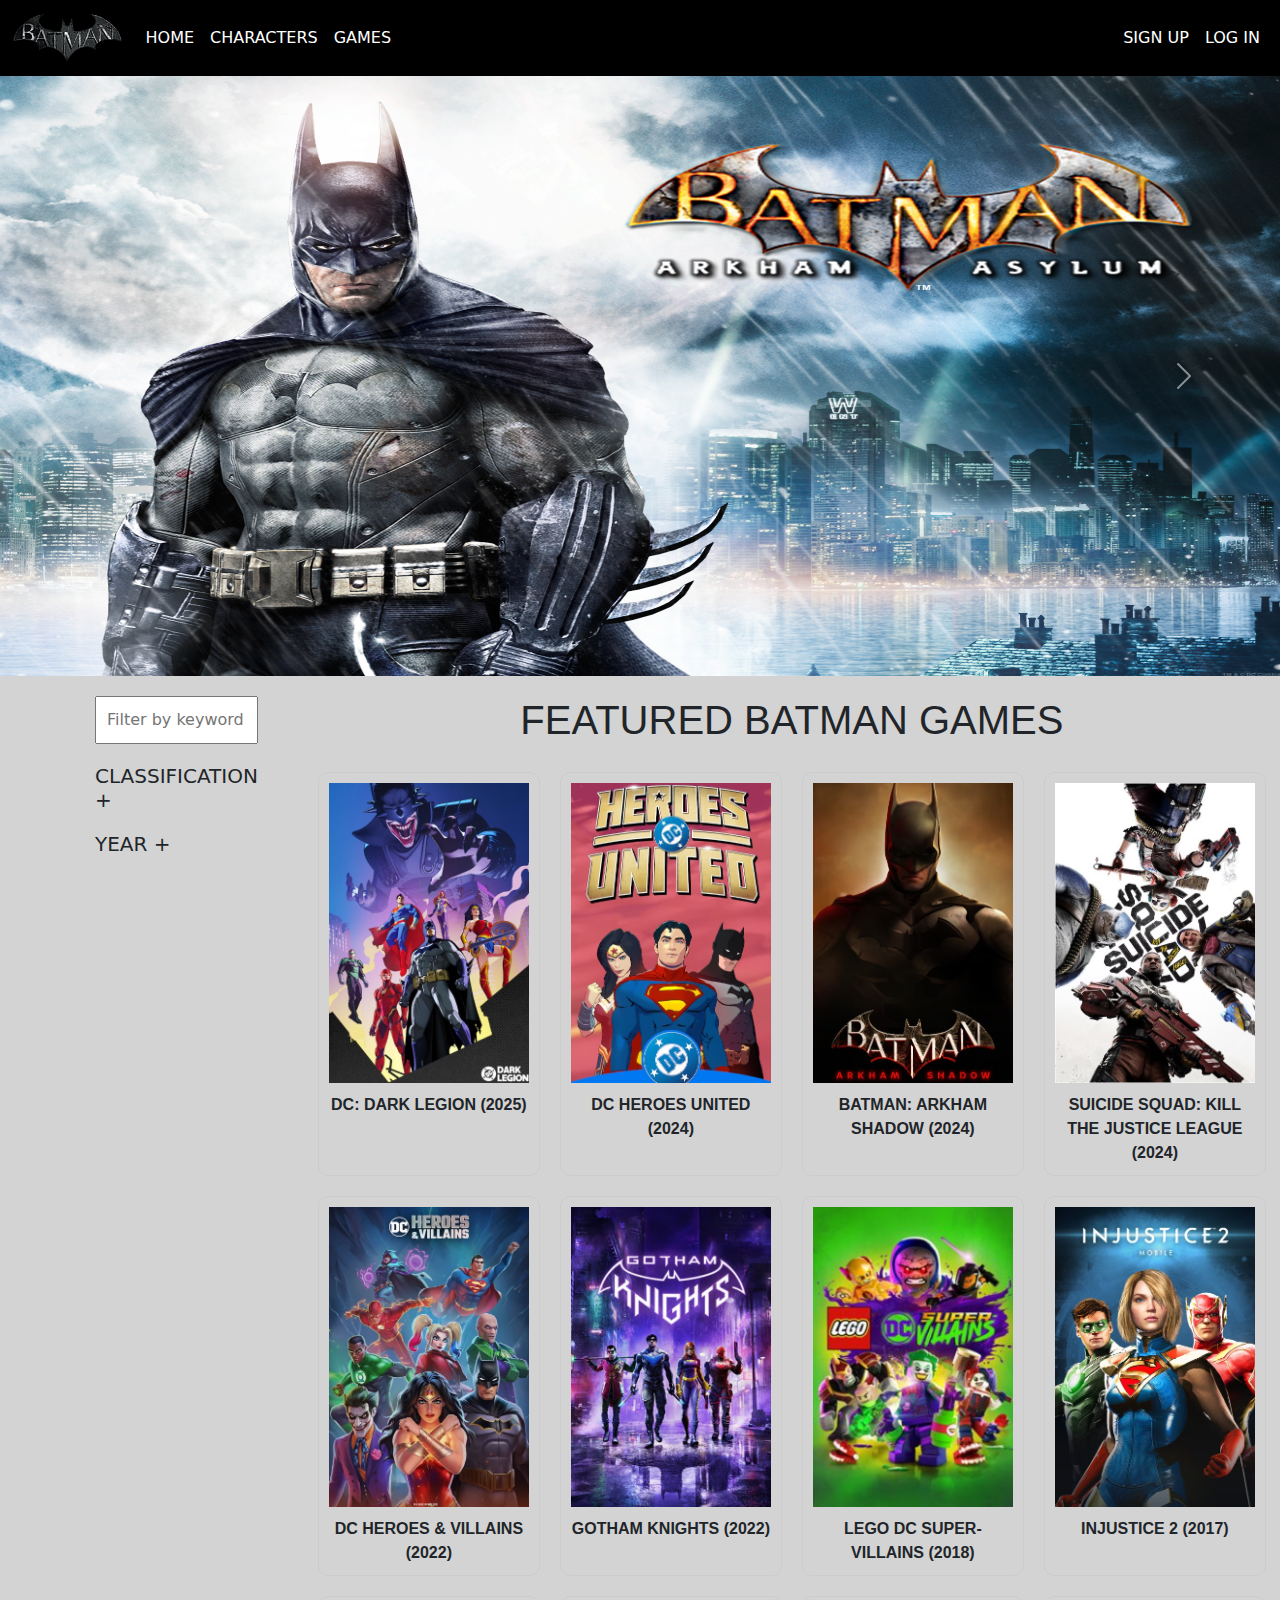
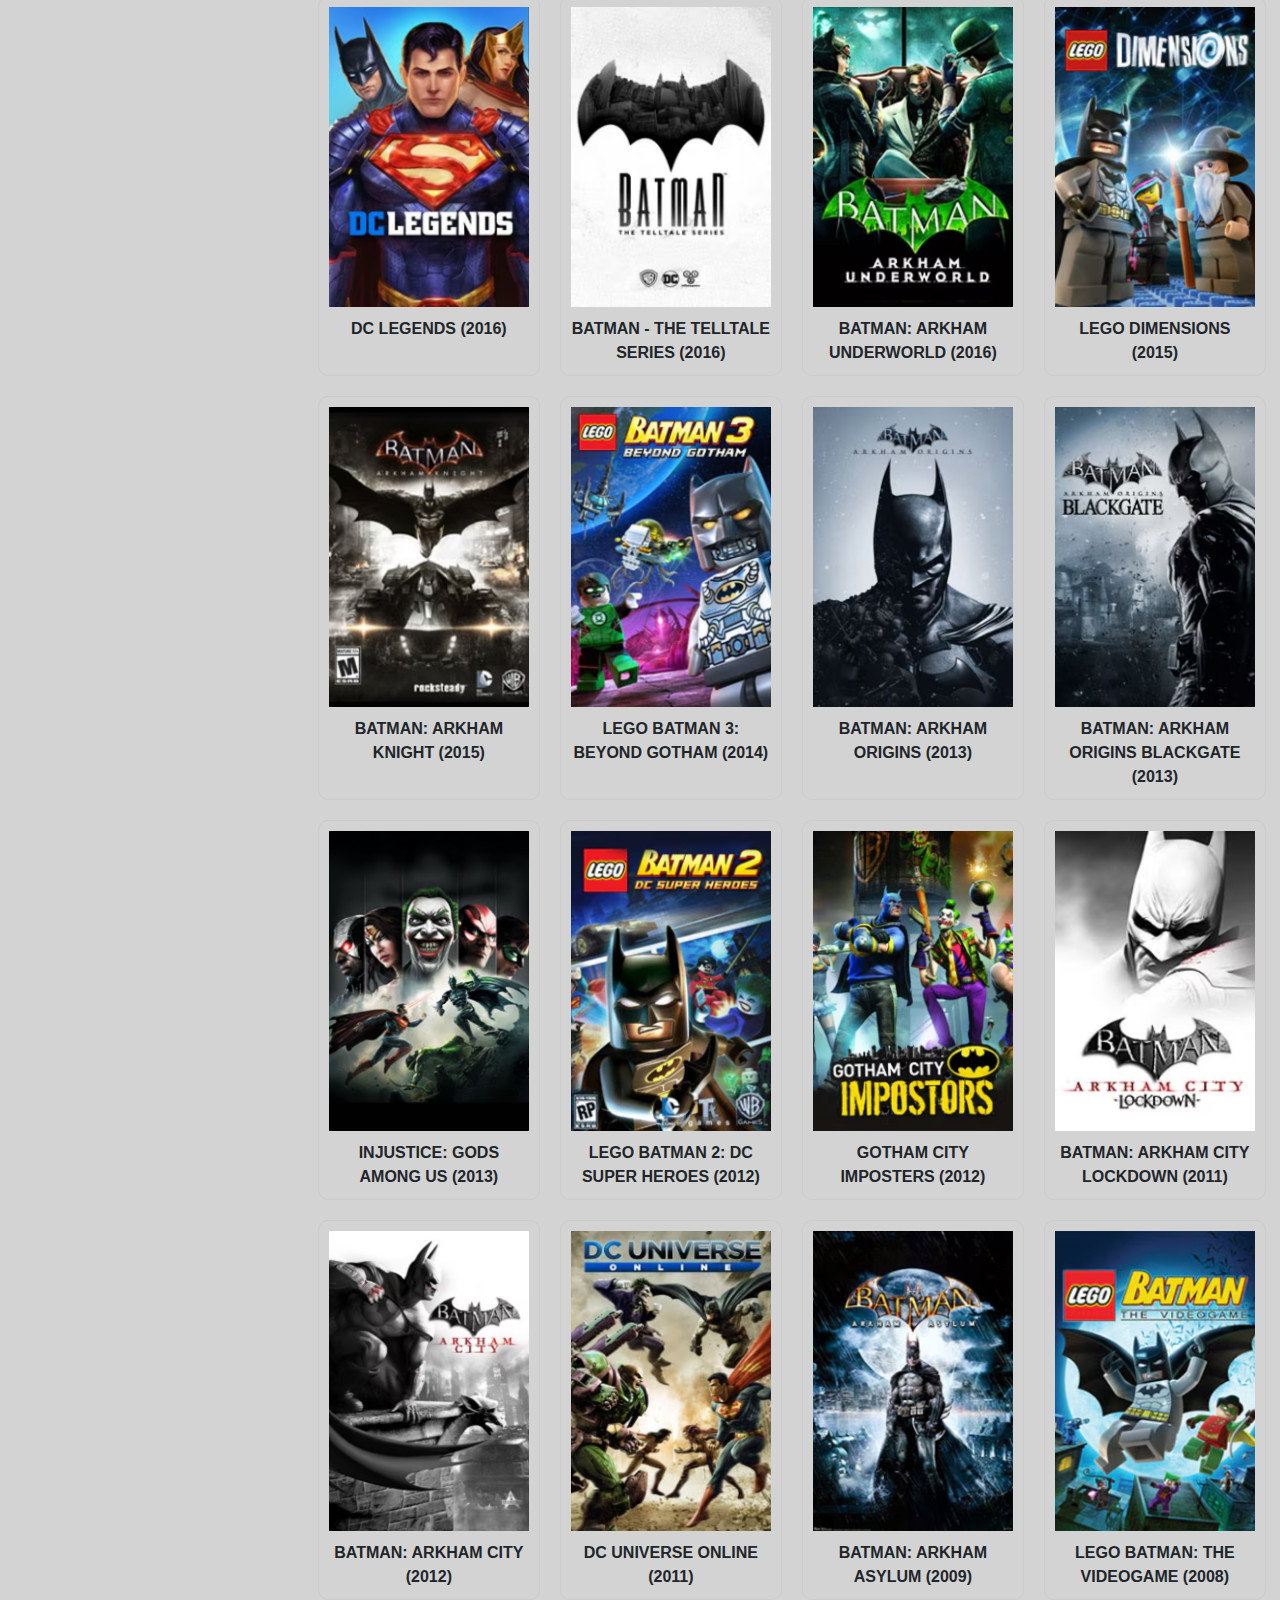
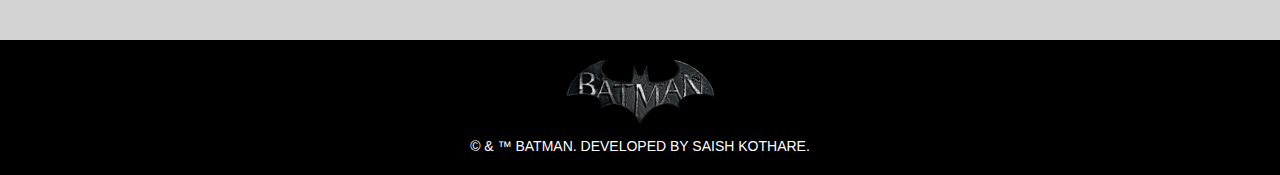
<file: games.html>
<!DOCTYPE html>
<html lang="en">
<head>
    <meta charset="UTF-8">
    <meta name="viewport" content="width=device-width, initial-scale=1.0">
    <title>Games</title>
    <link href="https://cdn.jsdelivr.net/npm/bootstrap@5.3.0-alpha3/dist/css/bootstrap.min.css" rel="stylesheet">
    <link rel="stylesheet" href="stylesheet/styles.css">
    <link rel="stylesheet" href="stylesheet/games.css">

    <template id="character-template">
        <div id="character-container" data-tags=">
            <img src="./" id="character-image" alt="">
            <p id="character-name"></p>
        </div>
    </template>
</head>
<body>
    <!--HEADER NAVBAR-->
    <nav class="navbar navbar-expand-lg navbar-dark sticky-top">
        <div class="container-fluid">
            <a class="navbar-brand" href="#">
                <img src="assets/batmanLogo.jpg" alt="batmanLogo" style="width: 150; height: 50px;">
            </a>
            <button class="navbar-toggler" type="button" data-bs-toggle="collapse" data-bs-target="#navbarNav" aria-controls="navbarNav" aria-expanded="false" aria-label="Toggle navigation">
                <span class="navbar-toggler-icon"></span>
            </button>
            <div class="collapse navbar-collapse" id="navbarNav">
                <ul class="navbar-nav me-auto">
                    <li class="nav-item"><a class="nav-link" href="index.html">HOME</a></li>
                    <li class="nav-item"><a class="nav-link" href="characters.html">CHARACTERS</a></li>
                    <li class="nav-item"><a class="nav-link" href="games.html">GAMES</a></li>
                </ul>
                <ul class="navbar-nav">
                    <li class="nav-item"><a class="nav-link" href="#">SIGN UP</a></li>
                    <li class="nav-item"><a class="nav-link" href="#">LOG IN</a></li>
                </ul>
            </div>
        </div>
    </nav>
    <div class="search-bar" id="search-bar">
        <input type="text" class="form-control" placeholder="Search...">
    </div>

    <!--GAMES IMAGE CAROUSEL-->
    <div id="carouselExampleAutoplaying" class="carousel slide" data-bs-ride="carousel">
        <div class="carousel-inner">
            <div class="carousel-item active">
                <img src="assets/BatmanArkhamAsylum.jpg" class="d-block w-100" alt="BatmanArkhamAsylum">
            </div>
            <div class="carousel-item">
                <img src="assets/BatmanArkhamCity.jpg" class="d-block w-100" alt="BatmanArkhamCity">
            </div>
            <div class="carousel-item">
                <img src="assets/BatmanArkhamOrigins.jpg" class="d-block w-100" alt="BatmanArkhamOrigins">
            </div>
            <div class="carousel-item">
                <img src="assets/BatmanArkhamKnight.jpg" class="d-block w-100" alt="BatmanArkhamKnight">
            </div>
            <div class="carousel-item">
                <img src="assets/GothamKnights.jpg" class="d-block w-100" alt="GothamKnights">
            </div>
        </div>
        <button class="carousel-control-prev" type="button" data-bs-target="#carouselExampleAutoplaying" data-bs-slide="prev">
            <span class="carousel-control-prev-icon" aria-hidden="true"></span>
            <span class="visually-hidden">Previous</span>
        </button>
        <button class="carousel-control-next" type="button" data-bs-target="#carouselExampleAutoplaying" data-bs-slide="next">
            <span class="carousel-control-next-icon" aria-hidden="true"></span>
            <span class="visually-hidden">Next</span>
        </button>
    </div>
    
    <!--GAMES MAIN CONTENT-->
    <div class="gamesContainer">
        <div class="sidebar">
            <input type="text" id="search" placeholder="Filter by keyword" oninput="filterGames()">
            <div class="filter-section">
                <h5 onclick="toggleFilter('classification-options')">CLASSIFICATION +</h5>
                <ul id="classification-options" class="filter-options" style="display: none;">
                    <li><input type="checkbox" class="classification-filters" value="Arkham" onchange="filterGames()"> ARKHAM</li>
                    <li><input type="checkbox" class="classification-filters" value="Lego"> LEGO</li>
                    <li><input type="checkbox" class="classification-filters" value="Other"> OTHER</li>
                </ul>
            </div>
            <div class="filter-section">
                <h5 onclick="toggleFilter('year-options')">YEAR +</h5>
                <ul id="year-options" class="filter-options" style="display: none;">
                    <li><input type="checkbox" class="year-filters" value="2000-2009"> 2000-2009</li>
                    <li><input type="checkbox" class="year-filters" value="2010-2019"> 2010-2019</li>
                    <li><input type="checkbox" class="year-filters" value="2020+"> 2020+</li>
                </ul>
            </div>
        </div>
        <div class="content">
            <h1>FEATURED BATMAN GAMES</h1>
            <div class="gamesGrid" id="gamesGrid">
            <!-- Games dynamically loaded here -->
            </div>
        </div>
    </div>
    <script>
        
    </script>
    
    <!--FOOTER-->
    <footer class="footer">
        <img src="assets/batmanLogo.jpg" class="batmanLogo" alt="Batman Logo">
        <p>© & ™ BATMAN. DEVELOPED BY SAISH KOTHARE.</p>
    </footer>

    <script src="https://code.jquery.com/jquery-3.5.1.slim.min.js"></script>
    <script src="https://cdn.jsdelivr.net/npm/@popperjs/core@2.5.4/dist/umd/popper.min.js"></script>
    <script src="https://stackpath.bootstrapcdn.com/bootstrap/4.5.2/js/bootstrap.min.js"></script>
    <script src="scripts/gamesFilterSearch.js"></script>
    <script src="games.json"></script>
    <script src="https://cdn.jsdelivr.net/npm/bootstrap@5.3.0-alpha3/dist/js/bootstrap.bundle.min.js"></script>
</body>
</html>
</file>
<file: stylesheet/styles.css>
body {
    background-color: lightgrey;
    height: 100vh;
    display: flex;
    flex-direction: column;
    overflow-x: hidden;
}

/* HOME IMAGE CAROUSEL */
.carousel-item img {
    width: 100%; 
    height: 550px;
}

/* HEADER NAVBAR */
.navbar {
    background-color: #000;
    /* height:10vh; */
}
.navbar .nav-link {
    color: #fff !important;
}
.search-bar {
    display: none;
    position: absolute;
    top: 60px;
    right: 20px;
    background: #fff;
    padding: 10px;
    border-radius: 5px;
    box-shadow: 0 2px 5px rgba(0, 0, 0, 0.2);
}
.search-bar.active {
    display: block;
}

/* HOME - MAIN CONTENT */
.homePageMainContent {
    display: grid;
    grid-template-columns: 1fr 1fr;
    gap: 20px;
    width: 80%;
    max-width: 1200px;
}

.homePageImage, .homePageText {
    display: flex;
    justify-content: center;
    align-items: center;
    padding: 20px;
    border: 1px solid #ddd;
    border-radius: 8px;
    background-color: #ffffff;
    box-shadow: 0 2px 5px rgba(0, 0, 0, 0.1);
    font-size: 18px;
}

.homePageImage {
    background-color: #e3f2fd;
}

.homePageText {
    background-color: #ede7f6;
}

.paragraphContainer {
    display: flex;
    gap: 20px;
    padding: 5px;
    width: 70%;
    margin: 0 auto;
}

.dcBatman {
    width: 300px; 
    height: 450px;
}

.dcBatmanOrigins {
    width: 300px; 
    height: 450px;
    text-align: right;
    float: right;
    margin: 0px 0px 15px 15px;
}

.dcBatmanPower {
    width: 300px; 
    height: 450px;
}

h1, h2, h3 {
    font-family: Impact, Haettenschweiler, 'Arial Narrow Bold', sans-serif;
}

p {
    font-family: Arial, Helvetica, sans-serif;
    font-size: 17.5px;
}

/* FOOTER */
.footer {
    display: flex;
    flex-direction: column;
    align-items: center;
    justify-content: center;
    background-color: black;
    padding: 20px;
    /* left: 0;
    right: 0;
    position: relative;
    bottom: 0; */
    height:15vh;
}
.batmanLogo {
    width: 150px;
    height: auto;
}
.footer p {
    margin: 10px 0 0 0;
    font-size: 14px;
    text-align: center;
    color: white;
}
</file>
<file: stylesheet/games.css>
/* GAMES IMAGE CAROUSEL */
.carousel-item img {
    width: 100%; 
    height: 600px;
}

/* GAMES MAIN CONTENT */
.gamesContainer {
    display: flex;
    width: 100%;    
}

.sidebar {
    width: 20%;
    padding: 20px;
    margin-left: 75px;
}

#search {
    width: 100%;
    padding: 10px;
    margin-bottom: 20px;
}

.filter-section {
    margin-bottom: 20px;
}

.filter-section h3 {
    cursor: pointer;
    color: #333;
}

.filter-options {
    list-style: none;
    padding-left: 0;
    display: none; /* Hidden by default */
}

.filter-options li {
    margin-bottom: 10px;
}

.content {
    text-align: center;
    margin: 20px;
}

.gamesGrid {
    display: grid;
    grid-template-columns: repeat(4, 1fr);
    grid-template-rows: repeat(4, auto);
    gap: 20px;
    padding: 20px;
}

.game-item {
    display: flex;
    flex-direction: column;
    align-items: center;
    text-align: center;
    border: 1px solid #ccc;
    border-radius: 10px;
    padding: 10px;
    transition: transform 0.3s, box-shadow 0.3s;
}

.game-item img {
    width: 200px;
    height: 300px;
    margin-bottom: 10px;
}

.game-item p {
    font-size: 1rem;
    font-weight: bold;
    margin: 0;
}

.game-item:hover {
    transform: scale(1.05);
    box-shadow: 0 4px 8px rgba(0, 0, 0, 0.2);
}
</file>
